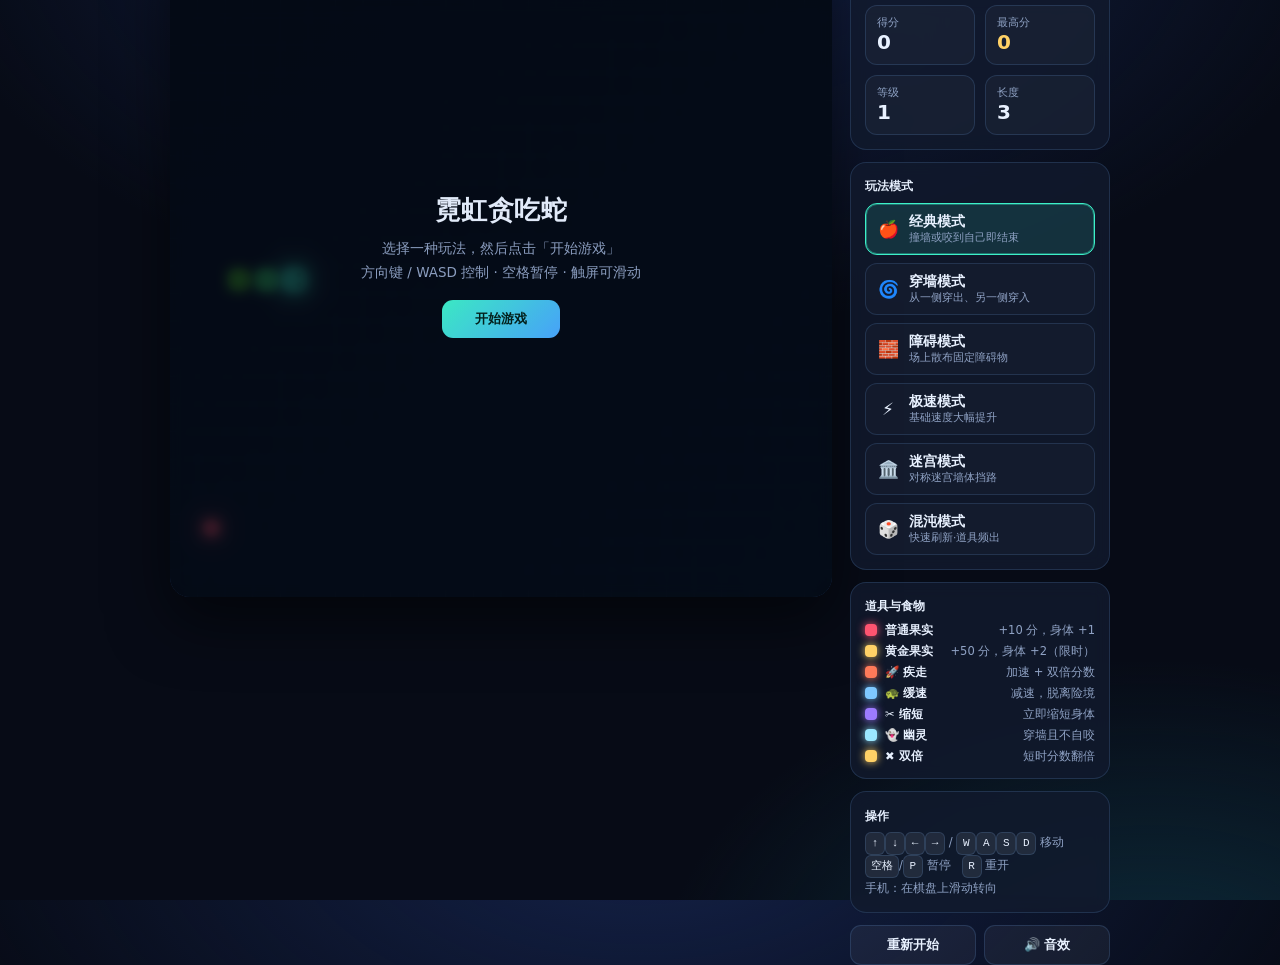
<file: index.html>
<!DOCTYPE html>
<html lang="zh-CN">
<head>
<meta charset="UTF-8">
<meta name="viewport" content="width=device-width, initial-scale=1.0">
<meta http-equiv="refresh" content="0; url=snake-game.html">
<title>霓虹贪吃蛇 · Neon Snake</title>
</head>
<body style="margin:0;background:#070b16;color:#e8f1ff;font-family:'PingFang SC','Microsoft YaHei',system-ui,sans-serif;display:flex;align-items:center;justify-content:center;height:100vh;text-align:center">
  <p>正在进入游戏……<br>如果没有自动跳转，请点击 <a href="snake-game.html" style="color:#3df0c8">开始游戏</a>。</p>
</body>
</html>
</file>
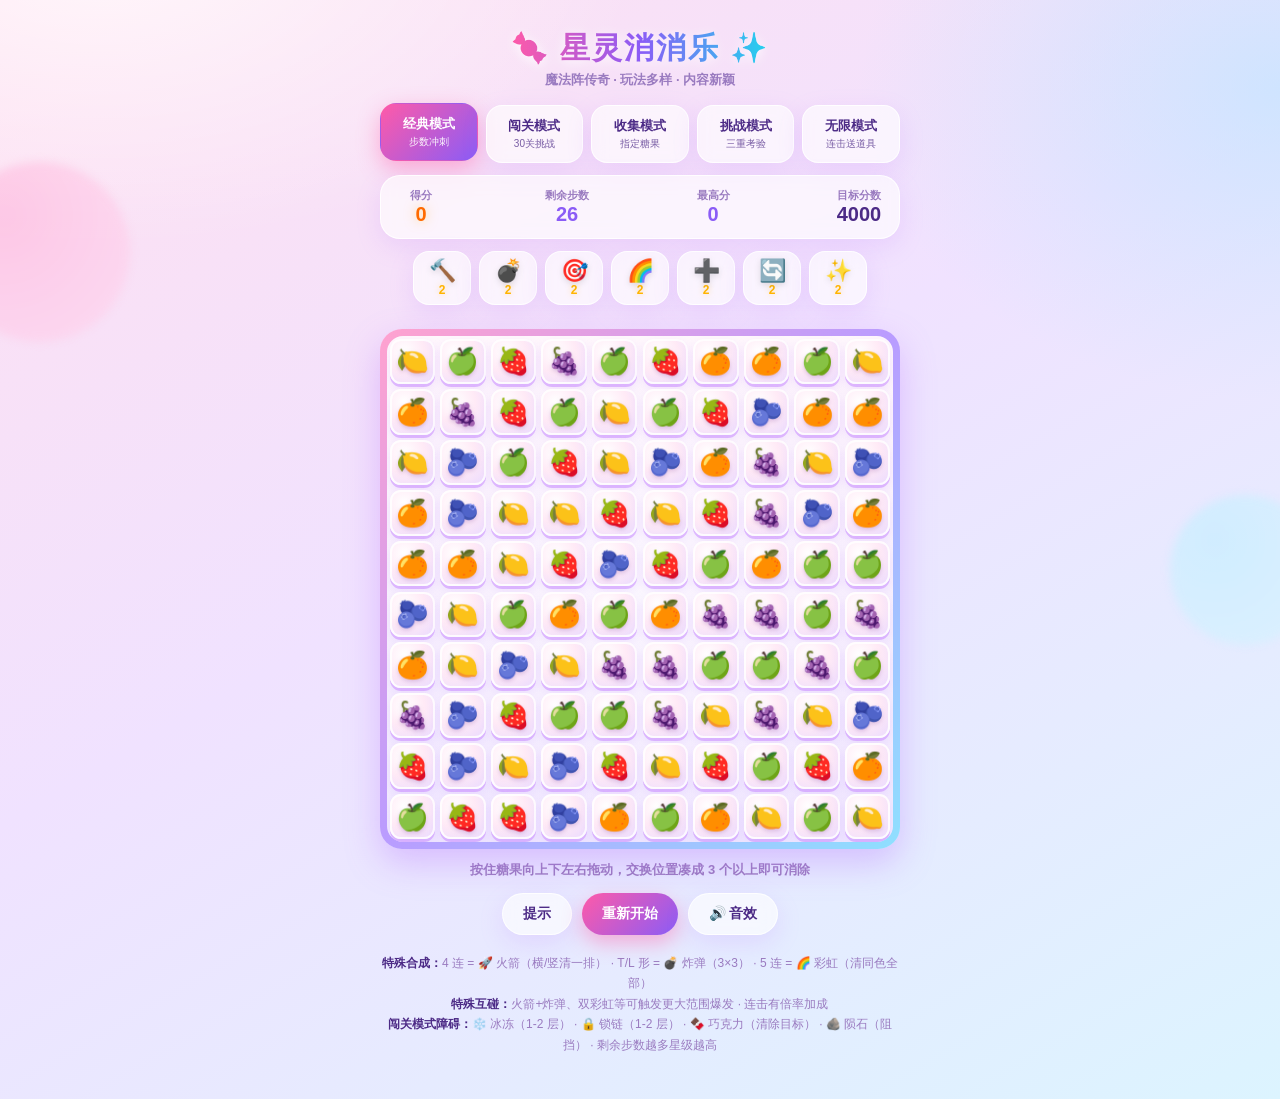
<file: match3-game/index.html>
<!DOCTYPE html>
<html lang="zh-CN">
<head>
  <meta charset="UTF-8">
  <meta name="viewport" content="width=device-width, initial-scale=1.0, maximum-scale=1.0, user-scalable=no, viewport-fit=cover">
  <meta name="theme-color" content="#ff5aa8">
  <title>星灵消消乐 · 魔法阵传奇</title>
  <link rel="stylesheet" href="style.css">
</head>
<body>
  <h1>🍬 星灵消消乐 ✨</h1>
  <p class="subtitle">魔法阵传奇 · 玩法多样 · 内容新颖</p>

  <div class="wrap">
    <div class="modes" id="modes">
      <div class="mode-btn" data-mode="classic"><div class="n">经典模式</div><div class="d">步数冲刺</div></div>
      <div class="mode-btn" data-mode="levels"><div class="n">闯关模式</div><div class="d">30关挑战</div></div>
      <div class="mode-btn" data-mode="collect"><div class="n">收集模式</div><div class="d">指定糖果</div></div>
      <div class="mode-btn" data-mode="trial"><div class="n">挑战模式</div><div class="d">三重考验</div></div>
      <div class="mode-btn" data-mode="infinite"><div class="n">无限模式</div><div class="d">连击送道具</div></div>
    </div>

    <div class="hud">
      <div class="item"><div class="k">得分</div><div class="v score" id="h-score">0</div></div>
      <div class="item" id="hud-moves"><div class="k">剩余步数</div><div class="v moves" id="h-moves">0</div></div>
      <div class="item"><div class="k">最高分</div><div class="v best" id="h-best">0</div></div>
      <div class="item" id="hud-time" style="display:none"><div class="k">剩余时间</div><div class="v time" id="h-time">60</div></div>
      <div class="item" id="hud-level" style="display:none"><div class="k">关卡</div><div class="v" id="h-level">1</div></div>
      <div class="item" id="hud-target" style="display:none"><div class="k">目标分数</div><div class="v" id="h-target">3000</div></div>
    </div>

    <div class="boosters" id="boosters">
      <button class="booster" data-b="hammer" title="爆破锤：清除任意方块或障碍"><span class="ic">🔨</span><span class="n">0</span></button>
      <button class="booster" data-b="bomb" title="炸弹：引爆 3×3 区域"><span class="ic">💣</span><span class="n">0</span></button>
      <button class="booster" data-b="rocket" title="瞄准火箭：点选糖果变成火箭"><span class="ic">🎯</span><span class="n">0</span></button>
      <button class="booster" data-b="rainbow" title="彩虹球：点选糖果变成彩虹"><span class="ic">🌈</span><span class="n">0</span></button>
      <button class="booster" data-b="moves" title="加步数：步数 +5"><span class="ic">➕</span><span class="n">0</span></button>
      <button class="booster" data-b="shuffle" title="洗牌：重新打乱棋盘"><span class="ic">🔄</span><span class="n">0</span></button>
      <button class="booster" data-b="doubler" title="双倍分数：15 秒内得分 ×2"><span class="ic">✨</span><span class="n">0</span></button>
    </div>

    <div class="targets" id="targets"></div>

    <div class="board-shell">
      <div id="board"></div>
      <div id="combo"></div>
      <div id="banner"></div>
      <div id="buff"></div>
    </div>

    <div class="tipbar" id="tip">按住糖果向上下左右拖动，交换位置凑成 3 个以上即可消除</div>

    <div class="controls">
      <button class="btn" id="btn-hint">提示</button>
      <button class="btn primary" id="btn-restart">重新开始</button>
      <button class="btn" id="btn-mute">🔊 音效</button>
    </div>

    <div class="rules">
      <b>特殊合成：</b>4 连 = 🚀 火箭（横/竖清一排） · T/L 形 = 💣 炸弹（3×3） · 5 连 = 🌈 彩虹（清同色全部）<br>
      <b>特殊互碰：</b>火箭+炸弹、双彩虹等可触发更大范围爆发 · 连击有倍率加成<br>
      <b>闯关模式障碍：</b>❄️ 冰冻（1-2 层） · 🔒 锁链（1-2 层） · 🍫 巧克力（清除目标） · 🪨 陨石（阻挡） · 剩余步数越多星级越高
    </div>
  </div>

  <div id="overlay">
    <div class="card">
      <h2 id="result-title">胜利！</h2>
      <div class="score-big" id="result-score">0</div>
      <div class="result-stars" id="result-stars" style="display:none"></div>
      <div class="result-best" id="result-best"></div>
      <p id="result-sub"></p>
      <div class="controls">
        <button class="btn primary" id="btn-again">再来一局</button>
        <button class="btn" id="btn-next" style="display:none">下一关</button>
      </div>
    </div>
  </div>

  <div id="level-overlay">
    <div class="card level-card">
      <h2>选择关卡</h2>
      <p class="level-hint">通关解锁下一关 · 剩余步数越多星级越高（≥50% 三星）</p>
      <div class="stages" id="stage-list"></div>
      <div class="controls" style="margin-top:16px">
        <button class="btn" id="btn-level-back">返回</button>
      </div>
    </div>
  </div>

  <div id="toast"></div>

  <script src="game.js"></script>
</body>
</html>
</file>
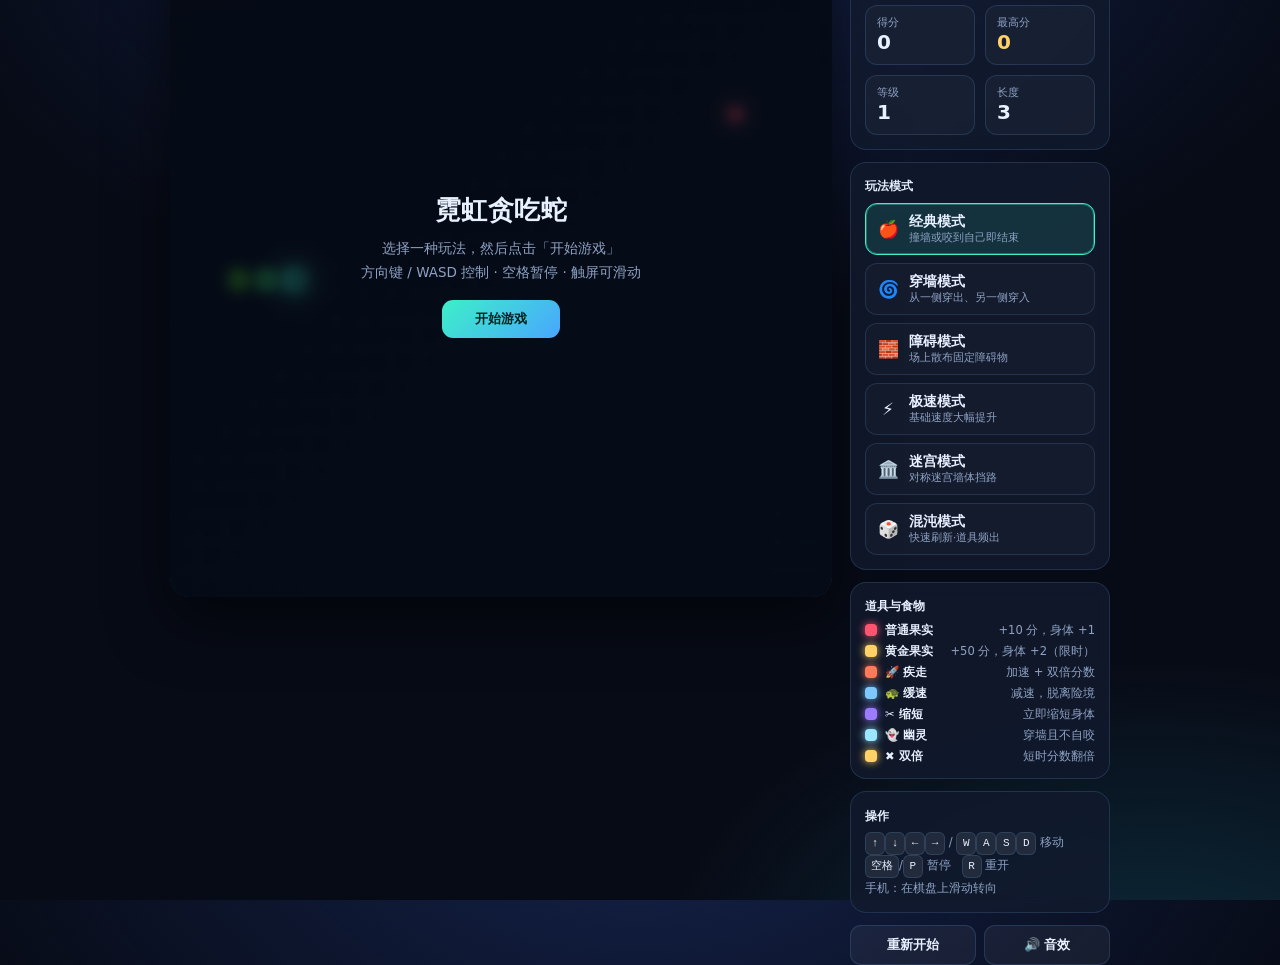
<file: snake-game.html>
<!DOCTYPE html>
<html lang="zh-CN">
<head>
<meta charset="UTF-8">
<meta name="viewport" content="width=device-width, initial-scale=1.0, maximum-scale=1.0, user-scalable=no">
<title>霓虹贪吃蛇 · Neon Snake</title>
<style>
  :root{
    --bg:#070b16;
    --panel:rgba(18,26,46,.82);
    --line:rgba(120,180,255,.16);
    --accent:#3df0c8;
    --accent2:#49a6ff;
    --danger:#ff5470;
    --gold:#ffd166;
    --text:#e8f1ff;
    --muted:#8fa2c4;
  }
  *{box-sizing:border-box;margin:0;padding:0;-webkit-tap-highlight-color:transparent}
  html,body{height:100%}
  body{
    font-family:"Segoe UI","PingFang SC","Microsoft YaHei",system-ui,sans-serif;
    background:
      radial-gradient(1200px 700px at 50% -10%, #14224a 0%, transparent 60%),
      radial-gradient(900px 600px at 90% 110%, #0d2b3a 0%, transparent 55%),
      var(--bg);
    color:var(--text);
    display:flex;align-items:center;justify-content:center;
    min-height:100%;padding:16px;overflow:hidden;
  }
  #app{
    width:min(96vw,940px);
    display:grid;grid-template-columns:1fr 260px;gap:18px;
    align-items:start;
  }
  .board-wrap{position:relative}
  .stage{
    position:relative;width:100%;aspect-ratio:1/1;
    border-radius:20px;overflow:hidden;
    background:#0a1122;
    box-shadow:0 24px 60px rgba(0,0,0,.55),inset 0 0 0 1px var(--line);
  }
  canvas{display:block;width:100%;height:100%}

  /* ===== HUD ===== */
  .hud{display:flex;flex-direction:column;gap:12px}
  .card{
    background:var(--panel);border:1px solid var(--line);border-radius:16px;
    padding:14px;backdrop-filter:blur(8px);
  }
  .title{
    font-size:19px;font-weight:800;letter-spacing:.5px;
    background:linear-gradient(90deg,var(--accent),var(--accent2));
    -webkit-background-clip:text;background-clip:text;color:transparent;
  }
  .subtitle{font-size:11.5px;color:var(--muted);margin-top:2px}
  .stats{display:grid;grid-template-columns:1fr 1fr;gap:10px}
  .stat{background:rgba(255,255,255,.03);border:1px solid var(--line);border-radius:12px;padding:9px 11px}
  .stat .k{font-size:11px;color:var(--muted)}
  .stat .v{font-size:20px;font-weight:800;font-variant-numeric:tabular-nums;line-height:1.25}
  .stat.gold .v{color:var(--gold)}

  .modes{display:grid;gap:8px}
  .mode{
    display:flex;align-items:center;gap:10px;cursor:pointer;
    border:1px solid var(--line);border-radius:12px;padding:9px 11px;
    background:rgba(255,255,255,.02);transition:.18s;user-select:none;
  }
  .mode:hover{background:rgba(73,166,255,.10);transform:translateX(2px)}
  .mode.active{border-color:var(--accent);background:rgba(61,240,200,.12);box-shadow:0 0 0 1px rgba(61,240,200,.35) inset}
  .mode .ico{font-size:17px;width:22px;text-align:center}
  .mode .nm{font-size:13.5px;font-weight:700}
  .mode .ds{font-size:10.5px;color:var(--muted)}

  .legend{display:flex;flex-direction:column;gap:6px}
  .lg{display:flex;align-items:center;gap:8px;font-size:11.5px;color:var(--muted)}
  .dot{width:12px;height:12px;border-radius:4px;flex:0 0 auto}
  .keys{font-size:11.5px;color:var(--muted);line-height:1.75}
  .keys kbd{
    display:inline-block;min-width:20px;text-align:center;
    background:rgba(255,255,255,.08);border:1px solid var(--line);
    border-radius:6px;padding:1px 5px;font-size:11px;color:var(--text);
  }

  .btns{display:flex;gap:8px}
  button{
    flex:1;cursor:pointer;font-family:inherit;font-weight:700;font-size:13px;
    border-radius:11px;padding:10px 12px;border:1px solid var(--line);
    background:rgba(255,255,255,.05);color:var(--text);transition:.16s;
  }
  button:hover{background:rgba(73,166,255,.16)}
  button.primary{
    border:none;color:#04211b;
    background:linear-gradient(135deg,var(--accent),var(--accent2));
  }
  button.primary:hover{filter:brightness(1.08)}
  button:disabled{opacity:.45;cursor:not-allowed}

  /* ===== Overlays ===== */
  .overlay{
    position:absolute;inset:0;display:none;
    align-items:center;justify-content:center;text-align:center;
    background:rgba(5,9,18,.78);backdrop-filter:blur(6px);
    padding:22px;z-index:5;animation:fade .25s ease;
  }
  .overlay.show{display:flex}
  @keyframes fade{from{opacity:0}to{opacity:1}}
  .ov-in{max-width:88%}
  .ov-in h2{font-size:26px;margin-bottom:8px;letter-spacing:.5px}
  .ov-in p{color:var(--muted);font-size:13.5px;line-height:1.8;margin-bottom:16px}
  .ov-in .big{font-size:40px;font-weight:900;font-variant-numeric:tabular-nums;
    background:linear-gradient(90deg,var(--gold),var(--accent));-webkit-background-clip:text;background-clip:text;color:transparent}
  .ov-btns{display:flex;gap:10px;justify-content:center}
  .ov-btns button{flex:0 0 auto;min-width:118px}
  .newrecord{color:var(--gold);font-weight:800;font-size:14px;margin-bottom:6px;
    animation:pulse 1s infinite alternate}
  @keyframes pulse{from{opacity:.6}to{opacity:1}}

  .powerbar{
    position:absolute;left:12px;bottom:12px;display:flex;gap:7px;z-index:3;flex-wrap:wrap;max-width:80%;
  }
  .chip{
    display:flex;align-items:center;gap:6px;font-size:11.5px;font-weight:700;
    background:rgba(8,14,28,.82);border:1px solid var(--line);border-radius:20px;
    padding:4px 10px;animation:fade .2s;
  }
  .chip .bar{width:34px;height:4px;border-radius:4px;background:rgba(255,255,255,.15);overflow:hidden}
  .chip .bar i{display:block;height:100%;width:100%;background:linear-gradient(90deg,var(--accent),var(--accent2))}

  .toast{
    position:absolute;left:50%;top:14px;transform:translateX(-50%);
    background:rgba(8,14,28,.9);border:1px solid var(--line);border-radius:12px;
    padding:8px 14px;font-size:13px;font-weight:700;z-index:6;
    opacity:0;transition:.3s;pointer-events:none;white-space:nowrap;
  }
  .toast.show{opacity:1;top:22px}

  @media (max-width:760px){
    #app{grid-template-columns:1fr;gap:12px}
    .hud{order:2}
    .stage{border-radius:16px}
    .ov-in h2{font-size:22px}
    body{padding:10px;overflow:auto}
    .keys{display:none}
  }
</style>
</head>
<body>
<div id="app">
  <!-- 左：棋盘 -->
  <div class="board-wrap">
    <div class="stage">
      <canvas id="cv"></canvas>
      <div class="powerbar" id="powerbar"></div>
      <div class="toast" id="toast"></div>

      <div class="overlay show" id="menu">
        <div class="ov-in">
          <h2>霓虹贪吃蛇</h2>
          <p>选择一种玩法，然后点击「开始游戏」<br>方向键 / WASD 控制 · 空格暂停 · 触屏可滑动</p>
          <div class="ov-btns">
            <button class="primary" id="startBtn">开始游戏</button>
          </div>
        </div>
      </div>

      <div class="overlay" id="pause">
        <div class="ov-in">
          <h2>已暂停</h2>
          <p>按空格或点击下方按钮继续</p>
          <div class="ov-btns">
            <button class="primary" id="resumeBtn">继续</button>
            <button id="quitBtn">回到菜单</button>
          </div>
        </div>
      </div>

      <div class="overlay" id="over">
        <div class="ov-in">
          <div class="newrecord" id="newRecord" style="display:none">★ 新纪录 ★</div>
          <h2 id="overTitle">游戏结束</h2>
          <p id="overReason"></p>
          <div class="big" id="overScore">0</div>
          <p style="margin:10px 0 16px">最高分：<span id="overBest">0</span></p>
          <div class="ov-btns">
            <button class="primary" id="againBtn">再来一局</button>
            <button id="menuBtn">回到菜单</button>
          </div>
        </div>
      </div>
    </div>
  </div>

  <!-- 右：HUD -->
  <div class="hud">
    <div class="card">
      <div class="title">霓虹贪吃蛇</div>
      <div class="subtitle">Neon Snake · 6 种玩法 · 4 类道具</div>
      <div class="stats" style="margin-top:12px">
        <div class="stat"><div class="k">得分</div><div class="v" id="score">0</div></div>
        <div class="stat gold"><div class="k">最高分</div><div class="v" id="best">0</div></div>
        <div class="stat"><div class="k">等级</div><div class="v" id="level">1</div></div>
        <div class="stat"><div class="k">长度</div><div class="v" id="len">3</div></div>
      </div>
    </div>

    <div class="card">
      <div class="subtitle" style="margin-bottom:9px;font-weight:700;color:var(--text)">玩法模式</div>
      <div class="modes" id="modes"></div>
    </div>

    <div class="card">
      <div class="subtitle" style="margin-bottom:9px;font-weight:700;color:var(--text)">道具与食物</div>
      <div class="legend" id="legend"></div>
    </div>

    <div class="card keys">
      <div style="margin-bottom:6px;font-weight:700;color:var(--text)">操作</div>
      <kbd>↑</kbd><kbd>↓</kbd><kbd>←</kbd><kbd>→</kbd> / <kbd>W</kbd><kbd>A</kbd><kbd>S</kbd><kbd>D</kbd> 移动<br>
      <kbd>空格</kbd>/<kbd>P</kbd> 暂停 &nbsp; <kbd>R</kbd> 重开<br>
      手机：在棋盘上滑动转向
    </div>

    <div class="btns">
      <button id="restartBtn">重新开始</button>
      <button id="soundBtn">🔊 音效</button>
    </div>
  </div>
</div>

<script>
"use strict";
/* =========================================================
   霓虹贪吃蛇 —— 单文件 Canvas 游戏
   模式 / 道具 / 音效 / 触屏 全部内置，无外部依赖
   ========================================================= */

const GRID = 24;                 // 24 x 24 格
const cv  = document.getElementById('cv');
const ctx = cv.getContext('2d');

/* ---------- 模式定义 ---------- */
const MODES = [
  { id:'classic', ico:'🍎', name:'经典模式', desc:'撞墙或咬到自己即结束', wall:true,  obstacles:0,  base:145, wrapSelf:false },
  { id:'wrap',    ico:'🌀', name:'穿墙模式', desc:'从一侧穿出、另一侧穿入', wall:false, obstacles:0,  base:135, wrapSelf:false },
  { id:'obstacle',ico:'🧱', name:'障碍模式', desc:'场上散布固定障碍物',     wall:true,  obstacles:26, base:150, wrapSelf:false },
  { id:'blitz',   ico:'⚡', name:'极速模式', desc:'基础速度大幅提升',       wall:true,  obstacles:0,  base:78,  wrapSelf:false },
  { id:'maze',    ico:'🏛️', name:'迷宫模式', desc:'对称迷宫墙体挡路',       wall:true,  obstacles:-1, base:150, wrapSelf:false },
  { id:'chaos',   ico:'🎲', name:'混沌模式', desc:'快速刷新·道具频出',      wall:true,  obstacles:12, base:118, wrapSelf:false }
];

/* ---------- 道具定义 ---------- */
const POWER_DEFS = {
  speed : { ico:'🚀', name:'疾走', color:'#ff7a59', dur:5000, desc:'移动加速并获得双倍分数' },
  slow  : { ico:'🐢', name:'缓速', color:'#7ec8ff', dur:6500, desc:'移动变慢，便于脱困' },
  shrink: { ico:'✂️', name:'缩短', color:'#9d7bff', dur:0,    desc:'立刻缩短 3 节身体' },
  ghost : { ico:'👻', name:'幽灵', color:'#9be7ff', dur:5000, desc:'穿过墙体且不会咬到自己' },
  x2    : { ico:'✖️', name:'双倍', color:'#ffd166', dur:8000, desc:'8 秒内得分翻倍' }
};

const LEGEND = [
  { c:'#ff5470', n:'普通果实', d:'+10 分，身体 +1' },
  { c:'#ffd166', n:'黄金果实', d:'+50 分，身体 +2（限时）' },
  { c:'#ff7a59', n:'🚀 疾走',  d:'加速 + 双倍分数' },
  { c:'#7ec8ff', n:'🐢 缓速',  d:'减速，脱离险境' },
  { c:'#9d7bff', n:'✂️ 缩短',  d:'立即缩短身体' },
  { c:'#9be7ff', n:'👻 幽灵',  d:'穿墙且不自咬' },
  { c:'#ffd166', n:'✖️ 双倍',  d:'短时分数翻倍' }
];

/* ---------- 状态 ---------- */
const state = {
  mode: MODES[0],
  snake: [], dir:{x:1,y:0}, nextDirs:[],
  food:null, gold:null, powers:[], particles:[],
  obstacles:[], obsSet:new Set(),
  score:0, level:1, eaten:0,
  active:{},              // 生效中的道具计时
  stepMs:145, acc:0, last:0,
  running:false, paused:false, dead:false, started:false,
  sound:true, best:{}, tEat:0, tPower:0
};

/* ---------- 音效（Web Audio，无外部文件） ---------- */
let actx=null;
function beep(freq, dur=0.08, type='square', vol=0.06){
  if(!state.sound) return;
  try{
    actx = actx || new (window.AudioContext||window.webkitAudioContext)();
    const o=actx.createOscillator(), g=actx.createGain();
    o.type=type; o.frequency.value=freq;
    g.gain.setValueAtTime(vol, actx.currentTime);
    g.gain.exponentialRampToValueAtTime(0.0001, actx.currentTime+dur);
    o.connect(g).connect(actx.destination);
    o.start(); o.stop(actx.currentTime+dur);
  }catch(e){}
}

/* ---------- 最高分持久化 ---------- */
function loadBest(){
  try{ state.best = JSON.parse(localStorage.getItem('neonSnakeBest')||'{}'); }catch(e){ state.best={}; }
}
function saveBest(){
  try{ localStorage.setItem('neonSnakeBest', JSON.stringify(state.best)); }catch(e){}
}

/* ---------- 画布尺寸自适应 ---------- */
let CELL=20, DPR=1;
function resize(){
  const rect = cv.getBoundingClientRect();
  DPR = Math.min(window.devicePixelRatio||1, 2);
  cv.width  = Math.round(rect.width  * DPR);
  cv.height = Math.round(rect.height * DPR);
  CELL = cv.width / GRID;
  draw();
}
window.addEventListener('resize', resize);

/* ---------- 工具 ---------- */
const key = (x,y)=> x + ',' + y;
const rnd = n => Math.floor(Math.random()*n);

/* ---------- 初始化一局 ---------- */
function setupObstacles(){
  const set = new Set();
  const mid = GRID>>1;
  if(state.mode.obstacles === -1){
    // 迷宫：对称墙体
    const addBar=(x,y,w,h)=>{ for(let i=0;i<w;i++) for(let j=0;j<h;j++) set.add(key(x+i,y+j)); };
    const q=GRID>>2;
    addBar(q, q, GRID-2*q, 1);
    addBar(q, GRID-q-1, GRID-2*q, 1);
    addBar(q, q, 1, GRID-2*q);
    addBar(GRID-q-1, q, 1, GRID-2*q);
    // 中央十字留出口
    const c=mid;
    for(let i=c-3;i<=c+3;i++){ set.delete(key(i,c)); set.delete(key(c,i)); }
    for(let i=c-4;i<=c+4;i++){ set.delete(key(i,q)); set.delete(key(q,c)); }
    set.delete(key(GRID-q-1,GRID-q-1));
  } else if(state.mode.obstacles > 0){
    let tries=0;
    while(set.size < state.mode.obstacles && tries < 800){
      tries++;
      const x=rnd(GRID), y=rnd(GRID);
      // 保护蛇的起始行与中央区域
      if(y===mid && x<8) continue;
      if(Math.abs(x-mid)<3 && Math.abs(y-mid)<3) continue;
      set.add(key(x,y));
    }
  }
  state.obstacles = [...set].map(s=>{ const [x,y]=s.split(',').map(Number); return {x,y}; });
  state.obsSet = set;                       // 障碍物占位（本局内固定）
}

function reset(){
  const mid = GRID>>1;
  state.snake = [{x:4,y:mid},{x:3,y:mid},{x:2,y:mid}];
  state.dir = {x:1,y:0};
  state.nextDirs = [];
  state.score = 0; state.level = 1; state.eaten = 0;
  state.stepMs = state.mode.base;
  state.acc = 0; state.dead = false; state.paused = false;
  state.active = {}; state.powers = []; state.particles = [];
  state.gold = null; state.tEat = 0; state.tPower = 0;
  setupObstacles();
  state.food = findFreeCell();
  syncHUD(); updatePowerBar();
}

/* ---------- 空格查找：避开障碍 / 蛇身 / 已有物品 ---------- */
function findFreeCell(){
  const busy = new Set(state.obsSet);
  state.snake.forEach(s=>busy.add(key(s.x,s.y)));
  if(state.food) busy.add(key(state.food.x,state.food.y));
  if(state.gold) busy.add(key(state.gold.x,state.gold.y));
  state.powers.forEach(p=>busy.add(key(p.x,p.y)));
  for(let guard=0; guard<2000; guard++){
    const x=rnd(GRID), y=rnd(GRID);
    if(!busy.has(key(x,y))) return {x,y};
  }
  return null;
}

/* ---------- 输入 ---------- */
function pushDir(nx,ny){
  const base = state.nextDirs.length ? state.nextDirs[state.nextDirs.length-1] : state.dir;
  if(base.x === -nx && base.y === -ny) return;      // 禁止 180° 掉头
  if(base.x === nx && base.y === ny) return;        // 同方向忽略
  if(state.nextDirs.length < 2) state.nextDirs.push({x:nx,y:ny});
}

document.addEventListener('keydown', e=>{
  const k=e.key.toLowerCase();
  if(['arrowup','arrowdown','arrowleft','arrowright',' '].includes(k)) e.preventDefault();
  if(k==='arrowup'||k==='w')   pushDir(0,-1);
  else if(k==='arrowdown'||k==='s')  pushDir(0,1);
  else if(k==='arrowleft'||k==='a')  pushDir(-1,0);
  else if(k==='arrowright'||k==='d') pushDir(1,0);
  else if(k===' '||k==='p') togglePause();
  else if(k==='r'){ if(state.started) startGame(); }
});

/* 触屏滑动 */
let touchStart=null;
cv.addEventListener('touchstart', e=>{ const t=e.touches[0]; touchStart={x:t.clientX,y:t.clientY}; }, {passive:true});
cv.addEventListener('touchend', e=>{
  if(!touchStart) return;
  const t=e.changedTouches[0];
  const dx=t.clientX-touchStart.x, dy=t.clientY-touchStart.y;
  if(Math.hypot(dx,dy) < 22) return;
  if(Math.abs(dx) > Math.abs(dy)) pushDir(dx>0?1:-1, 0);
  else pushDir(0, dy>0?1:-1);
  touchStart=null;
}, {passive:true});

/* ---------- 逻辑步进 ---------- */
function currentStepMs(){
  let ms = state.stepMs;
  if(state.active.speed) ms *= 0.62;
  if(state.active.slow)  ms *= 1.45;
  return ms;
}

function step(){
  if(state.nextDirs.length) state.dir = state.nextDirs.shift();
  const head = state.snake[0];
  let nx = head.x + state.dir.x;
  let ny = head.y + state.dir.y;

  const ghost = !!state.active.ghost;

  // 墙体
  if(!state.mode.wall || ghost){
    nx = (nx + GRID) % GRID;
    ny = (ny + GRID) % GRID;
  } else if(nx<0 || ny<0 || nx>=GRID || ny>=GRID){
    return die('撞上了墙壁');
  }

  // 预判进食（决定尾巴是否会移出格子）
  let grow = 0;
  if(state.food && nx===state.food.x && ny===state.food.y) grow = 1;
  if(state.gold && nx===state.gold.x && ny===state.gold.y) grow = 2;

  // 碰撞检测（幽灵状态可穿越）
  if(!ghost){
    if(state.obsSet.has(key(nx,ny))) return die('撞上了障碍物');
    const tailMoves = grow === 0;
    for(let i=1;i<state.snake.length;i++){
      const s = state.snake[i];
      if(s.x===nx && s.y===ny){
        if(i===state.snake.length-1 && tailMoves) break;   // 尾巴即将移出，可通过
        return die('咬到了自己');
      }
    }
  }

  // 进食结算
  if(grow===1){
    let pts = 10 * state.level;
    if(state.active.x2 || state.active.speed) pts *= 2;
    state.score += pts;
    state.eaten++;
    burst(nx, ny, '#ff5470');
    beep(660, .08, 'square');
    state.food = findFreeCell();
    levelCheck();
  }else if(grow===2){
    let pts = 50;
    if(state.active.x2 || state.active.speed) pts *= 2;
    state.score += pts;
    state.eaten++;
    burst(nx, ny, '#ffd166', 22);
    beep(880, .1, 'triangle'); setTimeout(()=>beep(1180,.1,'triangle'),90);
    state.gold = null;
    levelCheck();
  }

  // 道具拾取
  for(let i=state.powers.length-1;i>=0;i--){
    const p = state.powers[i];
    if(p.x===nx && p.y===ny){
      const type = p.type;
      state.powers.splice(i,1);
      applyPower(type);
      burst(nx, ny, POWER_DEFS[type].color, 18);
    }
  }

  // 移动身体
  state.snake.unshift({x:nx,y:ny});
  if(grow===0) state.snake.pop();
  else for(let g=1;g<grow;g++) state.snake.push({...state.snake[state.snake.length-1]});

  syncHUD();
}

function levelCheck(){
  const newLv = 1 + Math.floor(state.eaten/5);
  if(newLv > state.level){
    state.level = newLv;
    state.stepMs = Math.max(52, state.mode.base - (state.level-1)*6);
    toast('等级提升 Lv.'+state.level+' 速度加快！');
    beep(520,.07,'sine'); setTimeout(()=>beep(760,.09,'sine'),80);
  }
}

/* ---------- 道具效果 ---------- */
function applyPower(type){
  const def = POWER_DEFS[type];
  beep(520,.06,'sawtooth');
  if(type==='shrink'){
    if(state.snake.length > 4){
      for(let i=0;i<3 && state.snake.length>4;i++) state.snake.pop();
    }
    toast('✂️ 身体缩短');
    return;
  }
  const now = performance.now();
  state.active[type] = now + def.dur;
  toast(def.ico+' '+def.name+' 生效');
  updatePowerBar();
}

/* ---------- 生成节奏 ---------- */
function spawnTick(dt){
  // 黄金果实
  state.tEat += dt;
  const goldCd = state.mode.id==='chaos' ? 5200 : 9000;
  if(!state.gold && state.tEat > goldCd && Math.random() < 0.6){
    state.tEat = 0;
    const c = findFreeCell();
    if(c){ c.ttl = 7000; state.gold = c; }
  }
  if(state.gold){
    state.gold.ttl -= dt;
    if(state.gold.ttl <= 0){ state.gold=null; }
  }
  // 道具
  state.tPower += dt;
  const powerCd = state.mode.id==='chaos' ? 7000 : 12000;
  if(state.tPower > powerCd && state.powers.length < 3){
    state.tPower = 0;
    const c = findFreeCell();
    if(c){
      const types = Object.keys(POWER_DEFS);
      c.type = types[rnd(types.length)];
      c.ttl = 9000;
      state.powers.push(c);
    }
  }
  for(let i=state.powers.length-1;i>=0;i--){
    state.powers[i].ttl -= dt;
    if(state.powers[i].ttl <= 0){
      state.powers.splice(i,1);
    }
  }
}

/* ---------- 粒子 ---------- */
function burst(x,y,color,n=14){
  for(let i=0;i<n;i++){
    const a = Math.random()*Math.PI*2, sp = 1+Math.random()*3;
    state.particles.push({x:x+0.5,y:y+0.5,vx:Math.cos(a)*sp*0.05,vy:Math.sin(a)*sp*0.05,life:1,color});
  }
}
function updParticles(dt){
  for(let i=state.particles.length-1;i>=0;i--){
    const p=state.particles[i];
    p.x+=p.vx*dt/16; p.y+=p.vy*dt/16; p.life-=dt/620;
    if(p.life<=0) state.particles.splice(i,1);
  }
}

/* ---------- 主循环 ---------- */
function loop(t){
  if(!state.running){ state.last=t; requestAnimationFrame(loop); return; }
  const dt = Math.min(64, t - state.last);
  state.last = t;

  if(!state.paused && !state.dead){
    // 道具计时到期
    const now = performance.now();
    let changed=false;
    for(const k in state.active){
      if(state.active[k] <= now){ delete state.active[k]; changed=true; }
    }
    if(changed) updatePowerBar();

    state.acc += dt;
    const ms = currentStepMs();
    let guard=0;
    while(state.acc >= ms && guard++ < 5){ state.acc -= ms; step(); }
    spawnTick(dt);
    updParticles(dt);
  }
  draw();
  requestAnimationFrame(loop);
}

/* ---------- 渲染 ---------- */
function draw(){
  const W = cv.width, H = cv.height;
  const g = ctx.createLinearGradient(0,0,W,H);
  g.addColorStop(0,'#0a1122'); g.addColorStop(1,'#0c1a2e');
  ctx.fillStyle=g; ctx.fillRect(0,0,W,H);

  // 网格
  ctx.strokeStyle='rgba(120,180,255,.055)'; ctx.lineWidth=1;
  for(let i=1;i<GRID;i++){
    ctx.beginPath(); ctx.moveTo(i*CELL,0); ctx.lineTo(i*CELL,H); ctx.stroke();
    ctx.beginPath(); ctx.moveTo(0,i*CELL); ctx.lineTo(W,i*CELL); ctx.stroke();
  }

  // 障碍
  ctx.save();
  for(const o of state.obstacles){
    const x=o.x*CELL, y=o.y*CELL;
    ctx.fillStyle='rgba(120,140,180,.30)';
    roundRect(x+1.5,y+1.5,CELL-3,CELL-3, CELL*0.24); ctx.fill();
    ctx.strokeStyle='rgba(160,190,240,.35)'; ctx.lineWidth=1;
    roundRect(x+1.5,y+1.5,CELL-3,CELL-3, CELL*0.24); ctx.stroke();
  }
  ctx.restore();

  // 食物
  if(state.food) drawFood(state.food.x, state.food.y, '#ff5470', false);
  if(state.gold){
    const blink = state.gold.ttl < 2500 && Math.floor(state.gold.ttl/180)%2===0;
    if(!blink) drawFood(state.gold.x, state.gold.y, '#ffd166', true);
  }

  // 道具
  for(const p of state.powers){
    const def = POWER_DEFS[p.type];
    const x=p.x*CELL, y=p.y*CELL;
    const pulse = 1 + Math.sin(performance.now()/220)*0.06;
    ctx.save();
    ctx.shadowColor=def.color; ctx.shadowBlur=CELL*0.7;
    ctx.fillStyle=def.color;
    ctx.beginPath();
    ctx.arc(x+CELL/2, y+CELL/2, CELL*0.34*pulse, 0, Math.PI*2);
    ctx.fill();
    ctx.restore();
    ctx.font = `${CELL*0.44}px "Segoe UI Emoji",sans-serif`;
    ctx.textAlign='center'; ctx.textBaseline='middle';
    ctx.fillStyle='#08101f';
    ctx.fillText(def.ico, x+CELL/2, y+CELL/2+CELL*0.02);
  }

  // 蛇
  const ghost = !!state.active.ghost;
  const n = state.snake.length;
  for(let i=n-1;i>=0;i--){
    const s = state.snake[i];
    const t = i/Math.max(1,n-1);
    const x=s.x*CELL, y=s.y*CELL;
    let col;
    if(ghost) col = `hsla(190,90%,${70-t*14}%,${0.55})`;
    else col = `hsl(${168 - t*60}, ${72 - t*10}%, ${62 - t*16}%)`;
    if(i===0){
      ctx.save();
      ctx.shadowColor='#3df0c8'; ctx.shadowBlur=CELL*0.9;
      ctx.fillStyle = ghost ? 'rgba(155,231,255,.7)' : '#3df0c8';
      roundRect(x+1, y+1, CELL-2, CELL-2, CELL*0.32); ctx.fill();
      ctx.restore();
      drawEyes(x,y);
    }else{
      ctx.fillStyle = col;
      const pad = 1.5 + t*0.8;
      roundRect(x+pad, y+pad, CELL-pad*2, CELL-pad*2, CELL*0.28); ctx.fill();
    }
  }

  // 粒子
  for(const p of state.particles){
    ctx.globalAlpha = Math.max(0,p.life);
    ctx.fillStyle = p.color;
    ctx.beginPath(); ctx.arc(p.x*CELL, p.y*CELL, CELL*0.14, 0, Math.PI*2); ctx.fill();
  }
  ctx.globalAlpha = 1;

  // 幽灵描边提示
  if(ghost){
    ctx.strokeStyle='rgba(155,231,255,.5)'; ctx.lineWidth=3;
    ctx.setLineDash([10,8]);
    ctx.strokeRect(1.5,1.5,W-3,H-3);
    ctx.setLineDash([]);
  }
}

function drawFood(x,y,color,gold){
  const cx=(x+0.5)*CELL, cy=(y+0.5)*CELL;
  const pulse = 1 + Math.sin(performance.now()/200)*0.08;
  ctx.save();
  ctx.shadowColor=color; ctx.shadowBlur=CELL*(gold?1.1:0.8);
  ctx.fillStyle=color;
  ctx.beginPath(); ctx.arc(cx,cy, CELL*(gold?0.36:0.30)*pulse, 0, Math.PI*2); ctx.fill();
  ctx.restore();
  if(gold){
    ctx.fillStyle='rgba(255,255,255,.85)';
    ctx.font=`${CELL*0.42}px "Segoe UI Emoji",sans-serif`;
    ctx.textAlign='center'; ctx.textBaseline='middle';
    ctx.fillText('★', cx, cy+CELL*0.02);
  }
}

function drawEyes(x,y){
  const cx=x+CELL/2, cy=y+CELL/2;
  const off = CELL*0.17, r=CELL*0.09;
  const ex = state.dir.x, ey = state.dir.y;
  const p1={x:cx + (ex?ex*off:0) - (ey?off:0), y:cy + (ey?ey*off:0) - (ex?off:0)};
  const p2={x:cx + (ex?ex*off:0) + (ey?off:0), y:cy + (ey?ey*off:0) + (ex?off:0)};
  ctx.fillStyle='#08101f';
  [p1,p2].forEach(p=>{ ctx.beginPath(); ctx.arc(p.x,p.y,r,0,Math.PI*2); ctx.fill(); });
}

function roundRect(x,y,w,h,r){
  r = Math.min(r, w/2, h/2);
  ctx.beginPath();
  ctx.moveTo(x+r,y);
  ctx.arcTo(x+w,y,x+w,y+h,r);
  ctx.arcTo(x+w,y+h,x,y+h,r);
  ctx.arcTo(x,y+h,x,y,r);
  ctx.arcTo(x,y,x+w,y,r);
  ctx.closePath();
}

/* ---------- HUD 同步 ---------- */
function syncHUD(){
  document.getElementById('score').textContent = state.score;
  document.getElementById('level').textContent = state.level;
  document.getElementById('len').textContent = state.snake.length;
  document.getElementById('best').textContent = state.best[state.mode.id] || 0;
}

function updatePowerBar(){
  const bar = document.getElementById('powerbar');
  bar.innerHTML='';
  const now = performance.now();
  for(const k in state.active){
    const def = POWER_DEFS[k];
    const left = Math.max(0, state.active[k]-now);
    const pct = def.dur ? left/def.dur*100 : 0;
    const chip = document.createElement('div');
    chip.className='chip';
    chip.innerHTML = `${def.ico} ${def.name}<span class="bar"><i style="width:${pct}%"></i></span>`;
    bar.appendChild(chip);
  }
}

let toastTimer=null;
function toast(msg){
  const el=document.getElementById('toast');
  el.textContent=msg; el.classList.add('show');
  clearTimeout(toastTimer);
  toastTimer=setTimeout(()=>el.classList.remove('show'), 1300);
}

/* ---------- 结束 / 暂停 ---------- */
function die(reason){
  state.dead = true;
  state.running = false;
  beep(220,.18,'sawtooth',.08);
  setTimeout(()=>beep(140,.28,'sawtooth',.08),130);
  for(const s of state.snake) burst(s.x, s.y, '#ff5470', 3);

  const best = state.best[state.mode.id]||0;
  const isNew = state.score > best;
  if(isNew){ state.best[state.mode.id]=state.score; saveBest(); }

  document.getElementById('overReason').textContent = reason + ' · 模式：' + state.mode.name;
  document.getElementById('overScore').textContent = state.score;
  document.getElementById('overBest').textContent = state.best[state.mode.id];
  document.getElementById('newRecord').style.display = isNew ? 'block':'none';
  document.getElementById('over').classList.add('show');
  syncHUD();
}

function togglePause(){
  if(!state.started || state.dead) return;
  state.paused = !state.paused;
  document.getElementById('pause').classList.toggle('show', state.paused);
}

function startGame(){
  document.getElementById('menu').classList.remove('show');
  document.getElementById('over').classList.remove('show');
  document.getElementById('pause').classList.remove('show');
  reset();
  state.started = true;
  state.running = true;
  state.last = performance.now();
}

/* ---------- 菜单交互 ---------- */
function buildMenu(){
  const wrap = document.getElementById('modes');
  wrap.innerHTML='';
  MODES.forEach(m=>{
    const el=document.createElement('div');
    el.className='mode'+(m.id===state.mode.id?' active':'');
    el.innerHTML = `<div class="ico">${m.ico}</div>
      <div><div class="nm">${m.name}</div><div class="ds">${m.desc}</div></div>`;
    el.onclick=()=>{
      state.mode=m;
      document.querySelectorAll('.mode').forEach(n=>n.classList.remove('active'));
      el.classList.add('active');
      syncHUD();
      beep(600,.05,'sine',.04);
    };
    wrap.appendChild(el);
  });

  const legend=document.getElementById('legend');
  legend.innerHTML='';
  LEGEND.forEach(l=>{
    const el=document.createElement('div');
    el.className='lg';
    el.innerHTML=`<span class="dot" style="background:${l.c};box-shadow:0 0 8px ${l.c}"></span>
      <span style="color:var(--text);font-weight:600">${l.n}</span>
      <span style="margin-left:auto">${l.d}</span>`;
    legend.appendChild(el);
  });
}

document.getElementById('startBtn').onclick = startGame;
document.getElementById('againBtn').onclick = startGame;
document.getElementById('resumeBtn').onclick = togglePause;
document.getElementById('restartBtn').onclick = ()=>{ if(state.started) startGame(); };
document.getElementById('menuBtn').onclick = ()=>{
  state.running=false; state.started=false;
  document.getElementById('over').classList.remove('show');
  document.getElementById('menu').classList.add('show');
};
document.getElementById('quitBtn').onclick = ()=>{
  state.running=false; state.started=false; state.paused=false;
  document.getElementById('pause').classList.remove('show');
  document.getElementById('menu').classList.add('show');
};
document.getElementById('soundBtn').onclick = (e)=>{
  state.sound = !state.sound;
  e.target.textContent = state.sound ? '🔊 音效' : '🔇 静音';
  if(state.sound) beep(700,.06,'sine');
};

/* 点击画布时若暂停则继续 */
cv.addEventListener('click', ()=>{ if(state.paused) togglePause(); });

/* ---------- 启动 ---------- */
loadBest();
buildMenu();
resize();
reset();
state.running = false;   // 菜单阶段不动
requestAnimationFrame(loop);
setInterval(()=>{ if(state.running && !state.paused) updatePowerBar(); }, 200);
</script>
</body>
</html>
</file>
<file: match3-game/style.css>
:root{
  --pink:#ff5aa8;
  --purple:#8b5cf6;
  --cyan:#22d3ee;
  --mint:#34d399;
  --gold:#ffb400;
  --text:#4c2a86;
  --muted:#9a7bc0;
  --panel:rgba(255,255,255,.62);
  --panel-border:rgba(255,255,255,.85);
  --shadow:0 8px 24px rgba(190,120,255,.18);
}

*{box-sizing:border-box;-webkit-tap-highlight-color:transparent;}
html,body{margin:0;padding:0;-webkit-tap-highlight-color:transparent;}
body{
  font-family:-apple-system,BlinkMacSystemFont,"Segoe UI","PingFang SC","Microsoft YaHei",sans-serif;
  color:var(--text);
  background:
    radial-gradient(900px 500px at 8% -5%,rgba(255,255,255,.75),transparent 60%),
    radial-gradient(700px 520px at 100% 8%,rgba(180,230,255,.55),transparent 60%),
    linear-gradient(150deg,#ffe0f0 0%,#f0e2ff 45%,#dcf4ff 100%);
  min-height:100vh;
  display:flex;flex-direction:column;align-items:center;
  padding:22px 12px calc(44px + env(safe-area-inset-bottom, 0px));
  user-select:none;-webkit-user-select:none;-webkit-touch-callout:none;touch-action:manipulation;overscroll-behavior-y:none;
  position:relative;overflow-x:hidden;
}
/* 背景漂浮光斑 */
body::before,body::after{
  content:'';position:fixed;border-radius:50%;z-index:0;pointer-events:none;
  filter:blur(4px);opacity:.55;animation:floaty 9s ease-in-out infinite;
}
body::before{width:180px;height:180px;left:-50px;top:18%;
  background:radial-gradient(circle at 30% 30%,#ffb3d9,#ffd6ef);}
body::after{width:150px;height:150px;right:-40px;top:55%;
  background:radial-gradient(circle at 30% 30%,#bdefff,#d6f4ff);animation-delay:-4.5s;}
@keyframes floaty{0%,100%{transform:translateY(0);}50%{transform:translateY(-26px);}}

h1{
  margin:6px 0 2px;font-size:30px;letter-spacing:2px;font-weight:900;
  background:linear-gradient(90deg,var(--pink),var(--purple),var(--cyan));
  -webkit-background-clip:text;background-clip:text;color:transparent;
  filter:drop-shadow(0 2px 6px rgba(255,255,255,.9));
  animation:titleGlow 2.4s ease-in-out infinite;
}
@keyframes titleGlow{
  0%,100%{filter:drop-shadow(0 2px 6px rgba(255,255,255,.9));}
  50%{filter:drop-shadow(0 2px 14px rgba(255,95,180,.75));}
}
.subtitle{color:var(--muted);font-size:13px;margin:0 0 16px;font-weight:600;}

.wrap{width:min(96vw,520px);display:flex;flex-direction:column;gap:12px;position:relative;z-index:1;}

/* 模式选择 */
.modes{display:grid;grid-template-columns:repeat(5,1fr);gap:8px;}
.mode-btn{
  padding:11px 4px;border-radius:16px;cursor:pointer;text-align:center;
  background:var(--panel);border:1px solid var(--panel-border);
  box-shadow:var(--shadow);
  transition:transform .18s,background .18s,box-shadow .18s;
  backdrop-filter:blur(8px);
}
@media(hover:hover) and (pointer:fine){.mode-btn:hover{transform:translateY(-3px);background:rgba(255,255,255,.85);}}
.mode-btn.active{
  background:linear-gradient(135deg,var(--pink),var(--purple));
  border-color:transparent;color:#fff;
  box-shadow:0 8px 22px rgba(255,95,168,.45);
  transform:translateY(-2px);
}
.mode-btn .n{font-size:13px;font-weight:800;}
.mode-btn .d{font-size:10px;margin-top:2px;opacity:.75;}
.mode-btn.active .d{opacity:.95;}

/* HUD */
.hud{
  display:flex;align-items:center;justify-content:space-between;gap:8px;
  background:var(--panel);border:1px solid var(--panel-border);
  border-radius:20px;padding:12px 12px;box-shadow:var(--shadow);
  backdrop-filter:blur(8px);
}
.hud .item{display:flex;flex-direction:column;align-items:center;min-width:56px;}
.hud .k{font-size:11px;color:var(--muted);font-weight:700;}
.hud .v{font-size:20px;font-weight:900;font-variant-numeric:tabular-nums;}
.hud .v.score{color:#ff6a00;text-shadow:0 0 12px rgba(255,180,0,.5);}
.hud .v.moves{color:var(--purple);}
.hud .v.time{color:var(--pink);}
.hud .v.best{color:var(--purple);}
.hud .v.time.low{color:#ff3b3b;animation:blink .5s steps(1) infinite;}
@keyframes blink{50%{opacity:.35;}}

/* 道具栏 */
.boosters{
  display:flex;gap:8px;justify-content:center;align-items:stretch;flex-wrap:wrap;
}
.booster{
  position:relative;display:flex;flex-direction:column;align-items:center;justify-content:center;gap:2px;
  width:58px;padding:8px 0;border-radius:16px;cursor:pointer;
  background:var(--panel);border:1px solid var(--panel-border);color:var(--text);
  box-shadow:var(--shadow);backdrop-filter:blur(8px);
  transition:transform .18s,background .18s,box-shadow .18s;
}
.booster .ic{font-size:22px;line-height:1;filter:drop-shadow(0 2px 3px rgba(0,0,0,.12));}
.booster .n{font-size:12px;font-weight:900;color:var(--gold);font-variant-numeric:tabular-nums;line-height:1;
  text-shadow:0 0 6px rgba(255,180,0,.4);}
@media(hover:hover) and (pointer:fine){.booster:hover{transform:translateY(-3px);background:rgba(255,255,255,.9);}}
.booster.aiming{
  background:linear-gradient(135deg,var(--pink),var(--purple));
  border-color:transparent;color:#fff;
  box-shadow:0 0 0 3px rgba(255,95,168,.4),0 8px 22px rgba(255,95,168,.5);
}
.booster.aiming .n{color:#fff;text-shadow:none;}
.booster.empty{opacity:.4;filter:grayscale(.5);}
#board.aiming{cursor:crosshair;}

/* buff 指示器 */
#buff{
  position:absolute;left:50%;top:-12px;transform:translateX(-50%);
  background:linear-gradient(135deg,#ffd166,#ff7a6b);
  color:#5a2a00;font-weight:900;font-size:13px;padding:5px 14px;border-radius:999px;
  pointer-events:none;opacity:0;z-index:12;white-space:nowrap;
  box-shadow:0 4px 16px rgba(255,150,60,.6);
}
#buff.show{opacity:1;animation:scorepop .3s ease;}

/* 双倍分数飘字 */
.scorefloat{color:#fff;text-shadow:0 2px 8px rgba(255,110,0,.8);}
.scorefloat.doubler{
  color:#fff;
  text-shadow:0 0 10px var(--gold),0 2px 4px rgba(255,120,0,.8);
}

/* 收集目标 */
.targets{display:flex;gap:8px;flex-wrap:wrap;justify-content:center;}
.target{
  display:flex;align-items:center;gap:6px;background:var(--panel);
  border:1px solid var(--panel-border);border-radius:999px;padding:6px 14px;font-size:14px;font-weight:700;
  box-shadow:var(--shadow);backdrop-filter:blur(8px);
}
.target.done{opacity:.45;text-decoration:line-through;}
.target .ct{font-weight:900;font-variant-numeric:tabular-nums;}

/* 棋盘 */
.board-shell{
  position:relative;margin:0 auto;width:100%;
  border-radius:22px;padding:7px;
  background:linear-gradient(135deg,#ffa2cf,#b99cff,#8fe0ff);
  box-shadow:0 14px 34px rgba(180,110,255,.35);
}
#board{
  position:relative;width:100%;aspect-ratio:1/1;overflow:hidden;border-radius:16px;
  background:
    radial-gradient(circle at 50% 50%,rgba(255,255,255,.65),transparent 75%),
    linear-gradient(180deg,#fff8fc,#f1eaff);
  touch-action:none;
}

.cell{
  position:absolute;display:flex;align-items:center;justify-content:center;
  border-radius:24%;cursor:pointer;
  transition:left .2s cubic-bezier(.3,1.2,.4,1),top .2s cubic-bezier(.3,1.2,.4,1);
  will-change:left,top;
}
.cell .face{font-size:0;line-height:1;}
.cell.gem{
  background:radial-gradient(circle at 32% 28%,#ffffff 0%,#ffeaf6 45%,#e9d9ff 100%);
  box-shadow:0 3px 0 rgba(200,140,255,.55),inset 0 0 0 2px rgba(255,255,255,.85),
    0 5px 12px rgba(190,120,255,.18);
}
.cell.gem .face{font-size:calc(var(--cell) * 0.52);filter:drop-shadow(0 2px 2px rgba(120,60,160,.25));}
.cell .badge{
  position:absolute;right:-2px;bottom:-2px;font-size:calc(var(--cell)*0.34);
  line-height:1;filter:drop-shadow(0 1px 2px rgba(120,60,160,.4));
}
.cell.stone{
  background:radial-gradient(circle at 35% 30%,#cfc4e0,#8f7fb0 70%);
  box-shadow:inset 0 0 0 2px rgba(90,70,120,.35),0 2px 4px rgba(120,90,160,.25);
}
.cell.stone .face{font-size:calc(var(--cell)*0.5);filter:grayscale(.2);}
.cell.frozen{box-shadow:0 0 0 3px var(--cyan),0 0 16px rgba(34,211,238,.75);}
.cell.locked{box-shadow:0 0 0 3px var(--gold),0 0 16px rgba(255,180,0,.75);}
.cell.frozen2{box-shadow:0 0 0 3px var(--cyan),0 0 0 6px rgba(34,211,238,.45),0 0 22px rgba(34,211,238,.9);}
.cell.locked2{box-shadow:0 0 0 3px var(--gold),0 0 0 6px rgba(255,180,0,.45),0 0 22px rgba(255,180,0,.9);}
.cell.chocolate{box-shadow:0 0 0 3px #8b5a2b,0 0 16px rgba(139,90,43,.8);}
@keyframes peel{0%{filter:brightness(1.7);transform:scale(1);}55%{transform:scale(1.12);}100%{filter:brightness(1);transform:scale(1);}}
.cell.peel{animation:peel .3s ease;}
.cell.special{animation:glow 1.2s ease-in-out infinite;}
.cell.sel{outline:3px solid #fff;outline-offset:0;z-index:5;transform:none;box-shadow:0 0 0 3px var(--gold),0 0 18px var(--gold);}
.cell.hint{outline:3px solid #ffd166;outline-offset:1px;z-index:4;animation:hintPulse .8s ease-in-out infinite;}
@keyframes hintPulse{0%,100%{transform:scale(1);}50%{transform:scale(1.1);}}

@keyframes glow{
  0%,100%{filter:brightness(1);}
  50%{filter:brightness(1.35);}
}
@keyframes poof{to{transform:scale(0);opacity:0;}}
.cell.poof{animation:poof .22s ease-in forwards;pointer-events:none;}
@keyframes shake{
  0%,100%{transform:translateX(0);}
  25%{transform:translateX(-6px);}
  50%{transform:translateX(6px);}
  75%{transform:translateX(-4px);}
}
.cell.shake{animation:shake .18s linear;}

/* 提示条 */
.tipbar{text-align:center;min-height:20px;font-size:13px;color:var(--muted);font-weight:600;}

/* 按钮行 */
.controls{display:flex;gap:10px;justify-content:center;flex-wrap:wrap;}
.btn{
  padding:11px 20px;border-radius:999px;border:1px solid var(--panel-border);
  background:var(--panel);color:var(--text);font-size:14px;font-weight:800;cursor:pointer;
  box-shadow:var(--shadow);backdrop-filter:blur(8px);
  transition:transform .18s,background .18s;
}
@media(hover:hover) and (pointer:fine){.btn:hover{transform:translateY(-3px);background:rgba(255,255,255,.9);}}
.btn.primary{
  background:linear-gradient(135deg,var(--pink),var(--purple));border:none;color:#fff;
  box-shadow:0 8px 20px rgba(255,95,168,.45);
}
@media(hover:hover) and (pointer:fine){.btn.primary:hover{background:linear-gradient(135deg,#ff7cc0,#a06cfd);}}

/* 底部说明 */
.rules{margin-top:6px;color:var(--muted);font-size:12px;line-height:1.7;text-align:center;}
.rules b{color:var(--text);}

/* 结束弹窗 */
#overlay{
  position:fixed;inset:0;background:rgba(120,70,190,.35);backdrop-filter:blur(6px);
  display:none;align-items:center;justify-content:center;z-index:50;padding:20px;
}
#overlay.show{display:flex;}
.card{
  width:min(90vw,360px);background:#ffffff;border:1px solid rgba(255,255,255,.9);
  border-radius:26px;padding:28px 22px;text-align:center;
  box-shadow:0 20px 60px rgba(150,80,220,.35);
}
.card h2{margin:0 0 8px;font-size:26px;font-weight:900;
  background:linear-gradient(90deg,var(--pink),var(--purple));
  -webkit-background-clip:text;background-clip:text;color:transparent;}
.card p{color:var(--muted);margin:0 0 18px;font-weight:600;}
.card .score-big{font-size:42px;font-weight:900;color:#ff6a00;text-shadow:0 0 16px rgba(255,180,0,.4);}
.card .result-stars{font-size:36px;letter-spacing:4px;margin:2px 0 8px;font-weight:900;line-height:1;}
.card .result-stars.s1{color:#ffb400;}
.card .result-stars.s2{color:#8b5cf6;}
.card .result-stars.s3{color:#ff5aa8;text-shadow:0 0 16px rgba(255,180,0,.8);}
.card .result-best{color:var(--purple);font-size:15px;margin:-4px 0 12px;font-weight:800;}

/* 关卡选择 */
#level-overlay{
  position:fixed;inset:0;background:rgba(120,70,190,.35);backdrop-filter:blur(6px);
  display:none;align-items:center;justify-content:center;z-index:55;padding:16px;overflow-y:auto;
}
#level-overlay.show{display:flex;}
.level-card{width:min(94vw,520px);max-height:92vh;overflow-y:auto;padding:24px 20px;}
.level-card .level-hint{color:var(--muted);font-size:13px;margin:0 0 16px;font-weight:700;}
.stages{display:flex;flex-direction:column;gap:16px;}
.stage-group{text-align:left;}
.stage-title{font-size:14px;font-weight:900;color:var(--purple);margin:0 0 8px;}
.lv-grid{display:grid;grid-template-columns:repeat(5,1fr);gap:8px;}
.lv-btn{
  position:relative;aspect-ratio:1/1;border-radius:14px;cursor:pointer;border:1px solid var(--panel-border);
  background:var(--panel);color:var(--text);font-weight:900;box-shadow:var(--shadow);
  display:flex;flex-direction:column;align-items:center;justify-content:center;gap:2px;
  transition:transform .15s,background .15s;
}
@media(hover:hover) and (pointer:fine){.lv-btn:hover{transform:translateY(-3px);background:rgba(255,255,255,.92);}}
.lv-btn .lv-n{font-size:16px;font-weight:900;}
.lv-btn .lv-stars{font-size:9px;color:var(--gold);letter-spacing:1px;min-height:11px;}
.lv-btn.s1{background:linear-gradient(135deg,#fff6e0,#ffe2b0);}
.lv-btn.s2{background:linear-gradient(135deg,#f3ebff,#dcc8ff);}
.lv-btn.s3{background:linear-gradient(135deg,#ffe3ef,#ffc4dd);box-shadow:0 0 0 2px var(--gold),0 8px 20px rgba(255,180,0,.4);}
.lv-btn.lock{opacity:.45;filter:grayscale(.7);cursor:not-allowed;background:rgba(255,255,255,.5);}
.lv-btn.lock::after{content:'🔒';position:absolute;font-size:14px;}

/* toast */
#toast{
  position:fixed;top:18px;left:50%;transform:translateX(-50%);
  background:rgba(255,255,255,.92);border:1px solid var(--pink);color:var(--text);
  padding:9px 18px;border-radius:999px;font-size:13px;font-weight:800;opacity:0;pointer-events:none;
  transition:opacity .2s;z-index:60;box-shadow:0 6px 20px rgba(255,95,168,.3);
}
#toast.show{opacity:1;}

/* 连击 */
#combo{
  position:absolute;left:50%;top:42%;transform:translate(-50%,-50%);
  font-size:38px;font-weight:900;
  background:linear-gradient(90deg,var(--pink),var(--purple),var(--cyan));
  -webkit-background-clip:text;background-clip:text;color:transparent;
  filter:drop-shadow(0 2px 8px rgba(255,255,255,.9));
  pointer-events:none;opacity:0;z-index:10;
}

/* ===== 特效 ===== */
/* 消除粒子 */
.particle{
  position:absolute;border-radius:50%;pointer-events:none;z-index:20;
  will-change:transform,opacity;animation:pop .55s ease-out forwards;
}
@keyframes pop{
  0%{transform:translate(0,0) scale(1);opacity:1;}
  100%{transform:translate(var(--dx),var(--dy)) scale(.25);opacity:0;}
}
/* 得分飘字 */
.scorefloat{
  position:absolute;transform:translate(-50%,-50%);pointer-events:none;z-index:21;
  font-size:calc(var(--cell)*0.42);font-weight:900;color:#ff6a00;
  text-shadow:0 2px 4px rgba(255,255,255,.9);white-space:nowrap;
  animation:floatup .7s ease-out forwards;
}
@keyframes floatup{
  0%{opacity:0;transform:translate(-50%,-30%) scale(.6);}
  25%{opacity:1;}
  100%{opacity:0;transform:translate(-50%,-180%) scale(1.1);}
}
/* 特殊合成横幅 */
#banner{
  position:absolute;left:50%;top:16%;font-weight:900;color:#fff;white-space:nowrap;
  text-shadow:0 2px 10px rgba(200,70,180,.7);pointer-events:none;opacity:0;z-index:11;
  font-size:22px;
}
#banner.show{animation:bannerpop .9s cubic-bezier(.3,1.5,.4,1);}
@keyframes bannerpop{
  0%{opacity:0;transform:translate(-50%,-50%) scale(.4);}
  25%{opacity:1;transform:translate(-50%,-50%) scale(1.15);}
  50%{transform:translate(-50%,-50%) scale(1);}
  75%{opacity:1;}
  100%{opacity:0;transform:translate(-50%,-70%) scale(1);}
}
/* 屏幕震动 */
@keyframes screenshake{
  0%,100%{transform:translate(0,0);}
  20%{transform:translate(-3px,2px);}
  40%{transform:translate(3px,-2px);}
  60%{transform:translate(-2px,-2px);}
  80%{transform:translate(2px,2px);}
}
.shake-screen{animation:screenshake .3s linear;}
/* 新宝石弹入 */
@keyframes dropIn{
  0%{transform:scale(0);opacity:0;}
  60%{transform:scale(1.18);opacity:1;}
  100%{transform:scale(1);opacity:1;}
}
.cell.drop{animation:dropIn .3s cubic-bezier(.3,1.4,.5,1);}
/* 特殊宝石生成脉冲 */
@keyframes spawnpop{
  0%{transform:scale(0);filter:brightness(2);}
  60%{transform:scale(1.25);}
  100%{transform:scale(1);filter:brightness(1);}
}
.cell.spawn-pop{animation:spawnpop .45s cubic-bezier(.3,1.4,.5,1), glow 1.2s ease-in-out .45s infinite;}
/* 特殊宝石分色光晕 */
.cell.special.bomb{box-shadow:0 0 12px 3px rgba(255,90,90,.7),0 3px 0 rgba(200,140,255,.55);}
.cell.special.rainbow{box-shadow:0 0 14px 3px rgba(255,255,255,.85),0 3px 0 rgba(200,140,255,.55);}
.cell.special.lineH,.cell.special.lineV{box-shadow:0 0 12px 3px rgba(34,211,238,.8),0 3px 0 rgba(200,140,255,.55);}
/* 收集完成弹跳 */
@keyframes targetpop{0%{transform:scale(1);}50%{transform:scale(1.15);}100%{transform:scale(1);}}
.target.done{animation:targetpop .3s ease;}
/* 消除时提亮 */
.cell.poof{filter:brightness(1.7);}

/* 跟手拖动 */
.cell.dragging{
  z-index:30;cursor:grabbing;transition:none;
  scale:1.12;
  filter:brightness(1.2);
  box-shadow:0 10px 22px rgba(150,80,220,.4),0 0 0 3px #fff,0 0 0 5px var(--pink);
}

/* 消除冲击波 */
.shockwave{
  position:absolute;transform:translate(-50%,-50%);border-radius:50%;
  border:3px solid #fff;pointer-events:none;z-index:19;
  will-change:transform,opacity;animation:wave .45s ease-out forwards;
  box-shadow:0 0 16px var(--gold);
}
@keyframes wave{
  0%{transform:translate(-50%,-50%) scale(.2);opacity:.95;}
  100%{transform:translate(-50%,-50%) scale(1.5);opacity:0;}
}

/* 特殊宝石全屏闪光 */
.flash{
  position:absolute;inset:0;border-radius:16px;pointer-events:none;z-index:22;
  mix-blend-mode:screen;animation:flashfade .5s ease-out forwards;
}
@keyframes flashfade{0%{opacity:1;}100%{opacity:0;}}

/* 分数跳动 */
.v.score.pop{animation:scorepop .3s ease;}
@keyframes scorepop{50%{transform:scale(1.3);color:var(--purple);}}

/* ===== 道具华丽特效 ===== */
.fx-ring{
  position:absolute;transform:translate(-50%,-50%);border-radius:50%;
  border:3px solid #fff;pointer-events:none;z-index:19;
  will-change:transform,opacity;animation:wave .5s ease-out forwards;
  box-shadow:0 0 14px var(--gold);
}
.emoji-fx{
  position:absolute;transform:translate(-50%,-50%);pointer-events:none;z-index:23;
  line-height:1;filter:drop-shadow(0 0 10px rgba(255,255,255,.9));
  animation:emojifx .7s cubic-bezier(.3,1.5,.4,1) forwards;
}
@keyframes emojifx{
  0%{opacity:0;transform:translate(-50%,-50%) scale(.3) rotate(-20deg);}
  40%{opacity:1;transform:translate(-50%,-60%) scale(1.3) rotate(8deg);}
  100%{opacity:0;transform:translate(-50%,-130%) scale(1.1) rotate(0);}
}
.emoji-fx.smash{animation-duration:.4s;}
.emoji-fx.rocketfly{animation-duration:.6s;}

/* 道具获得弹跳 */
@keyframes boostgain{
  0%{transform:scale(1);}
  35%{transform:scale(1.35) rotate(-6deg);box-shadow:0 0 0 2px var(--gold),0 0 18px var(--gold);}
  100%{transform:scale(1);}
}
.booster.boost-gain{animation:boostgain .5s cubic-bezier(.3,1.5,.4,1);}

/* 资源类飘字强化 */
.scorefloat.resource-fx{
  font-size:calc(var(--cell)*0.5)!important;
  text-shadow:0 0 10px currentColor,0 2px 4px rgba(255,255,255,.9);
  animation-duration:1s;
}

/* 双倍 buff 指示器华丽化 */
#buff.show{
  animation:buffPulse 1s ease-in-out infinite;
  box-shadow:0 0 20px rgba(255,209,102,.9),0 0 40px rgba(255,122,107,.6);
}
@keyframes buffPulse{
  0%,100%{transform:translateX(-50%) scale(1);filter:brightness(1);}
  50%{transform:translateX(-50%) scale(1.1);filter:brightness(1.3);}
}

/* 响应式 */
@media(max-width:430px){
  .modes{grid-template-columns:repeat(3,1fr);}
  h1{font-size:26px;}
  .hud{gap:6px;padding:11px 8px;}
  .hud .item{min-width:0;flex:1 1 0;}
  .hud .k{font-size:10px;white-space:nowrap;}
  .hud .v{font-size:clamp(15px,4.6vw,19px);}
  .rules{font-size:11px;line-height:1.6;}
}
@media(max-width:360px){
  .hud .v{font-size:14px;}
  .booster{width:52px;}
}
</file>
